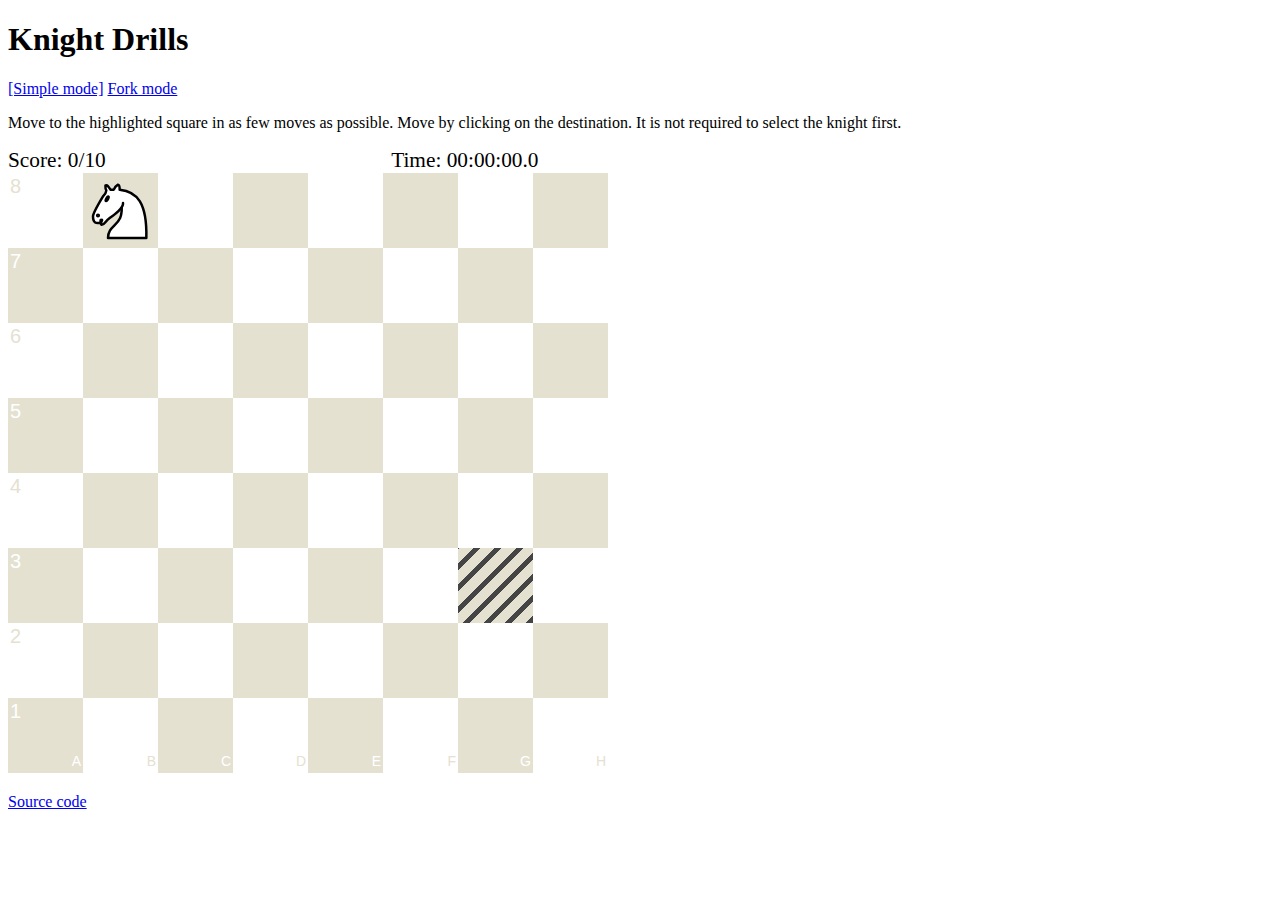
<file: index.html>
<!doctype html>
<html lang="en">
  <head>
    <meta charset="utf-8">
    <title>Knight Drills - Simple Mode</title>
    <link rel="icon" href="img/knight.svg">
    <link rel="stylesheet" href="css/chessboard.min.css" />
    <link rel="stylesheet" href="css/knight_moves.css">
  </head>
  <body>
    <h1>Knight Drills</h1>

    <a href="index.html">[Simple mode]</a>
    <a href="fork_mode.html">Fork mode</a>

    <p>Move to the highlighted square in as few moves as possible. Move by clicking on the destination. It is not required to select the knight first.</p>
    <div id="stats">
      <label>Score:</label>
      <span id="score">0</span>/<span id="max_rounds"></span>
      <label style="margin-left: 280px;">Time:</label>
      <span id="stopwatch">00:00:00.0</span>
    </div>
    <div id="board"></div>
    <script src="https://code.jquery.com/jquery-2.2.4.min.js" crossorigin="anonymous"></script>
    <script src="js/chessboard.js"></script>
    <script src="js/knight_moves.js"></script>
    <script src="js/timer.js"></script>
    <script>
      timer = new Stopwatch("stopwatch")
      game = new Game()
      play(game, timer)
    </script>

    <footer>
      <a href="https://github.com/senft/knight-drills">Source code</a>
    </footer>
  </body>
</html>
</file>
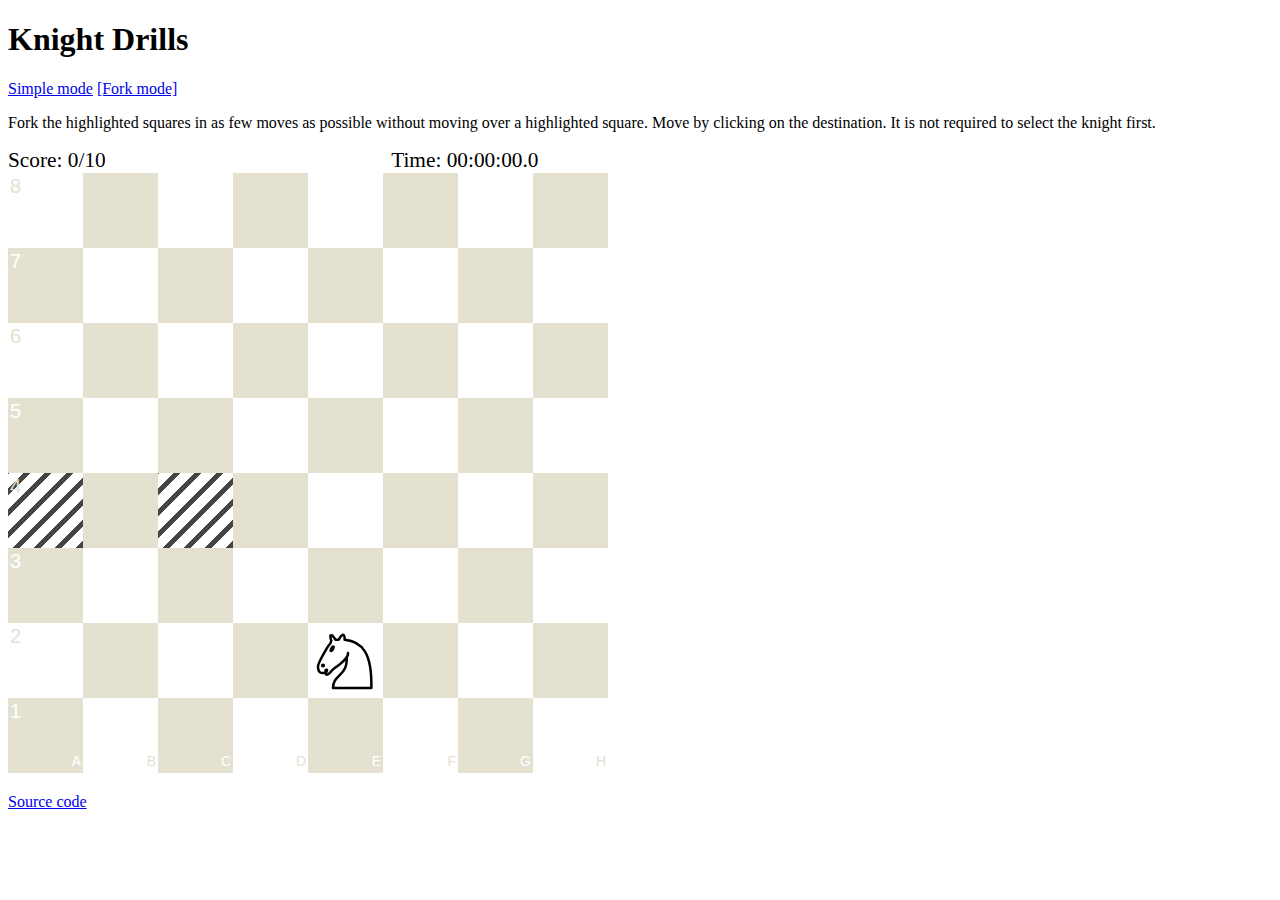
<file: fork_mode.html>
<!doctype html>
<html lang="en">
  <head>
    <meta charset="utf-8">
    <title>Knight Drills - Fork Mode</title>
    <link rel="icon" href="img/knight.svg">
    <link rel="stylesheet" href="css/chessboard.min.css" />
    <link rel="stylesheet" href="css/knight_moves.css">
  </head>
  <body>
    <h1>Knight Drills</h1>

    <a href="index.html">Simple mode</a>
    <a href="fork_mode.html">[Fork mode]</a>

    <p>Fork the highlighted squares in as few moves as possible without moving over a highlighted square. Move by clicking on the destination. It is not required to select the knight first.</p>
    <div id="stats">
      <label>Score:</label>
      <span id="score">0</span>/<span id="max_rounds"></span>
      <label style="margin-left: 280px;">Time:</label>
      <span id="stopwatch">00:00:00.0</span>
    </div>
    <div id="board"></div>
    <script src="https://code.jquery.com/jquery-2.2.4.min.js" crossorigin="anonymous"></script>
    <script src="js/chessboard.js"></script>
    <script src="js/knight_moves.js"></script>
    <script src="js/timer.js"></script>
    <script>
      timer = new Stopwatch("stopwatch")
      game = new ForkMode()
      play(game, timer)
    </script>

    <footer>
      <a href="https://github.com/senft/knight-drills">Source code</a>
    </footer>
  </body>
</html>
</file>
<file: css/knight_moves.css>
.highlight_white {
  background: repeating-linear-gradient(-45deg, #454545, #454545 5px, #ffffff 5px, #ffffff 15px);
}

.highlight_black {
  background: repeating-linear-gradient(-45deg, #454545, #454545 5px, #e5e1d1 5px, #e5e1d1 15px);
}

#board {
  width: 600px;
  float: left;
}

#stats {
  font-size: 16pt;
}

footer {
  padding-top: 20px;
  display: block;
  clear: both;
}

/* Overwrite chessboardjs style */

#board div.chess_board div.chess_player_white.chess_piece_knight:after {
  content: '';
}

#board div.chess_board div.chess_player_white.chess_piece_knight {
  background-image: url('../img/knight.svg');
}
</file>
<file: css/chessboard.min.css>
div.chess_board div.chess_square_light{background-color:#fff}div.chess_board div.chess_square_dark{background-color:#e5e1d1}div.chess_board div.chess_square_light.chess_square_selected{background-color:#eee}div.chess_board div.chess_square_dark.chess_square_selected{background-color:#c5c1a1}div.chess_board div.chess_player_white{color:#285e8e}div.chess_board div.chess_player_black{color:#BD4932}div.chess_board div.chess_square_selected div.chess_player_white{color:#487eae}div.chess_board div.chess_square_selected div.chess_player_black{color:#dd6952}div.chess_board div.chess_square_light.chess_square_valid_move{-webkit-box-shadow:inset 0 0 3px 3px #CDE855;-moz-box-shadow:inset 0 0 3px 3px #CDE855;box-shadow:inset 0 0 3px 3px #CDE855}div.chess_board div.chess_square_dark.chess_square_valid_move{-webkit-box-shadow:inset 0 0 3px 3px #A7C520;-moz-box-shadow:inset 0 0 3px 3px #A7C520;box-shadow:inset 0 0 3px 3px #A7C520}div.chess_board div.chess_square{-webkit-font-smoothing:antialiased;cursor:pointer}div.chess_board div.chess_piece_none{cursor:auto}div.chess_board div.chess_square_light>div.chess_label{color:#e5e1d1}div.chess_board div.chess_square_dark>div.chess_label{color:#fff}div.chess_board div.chess_label{font-family:"Helvetica Neue",Helvetica,Helvetica,Arial,sans-serif;font-weight:400;font-style:normal;font-variant:small-caps}div.chess_board div.chess_player_black.chess_piece_pawn:after{content:'\265F'}div.chess_board div.chess_player_black.chess_piece_rook:after{content:'\265C'}div.chess_board div.chess_player_black.chess_piece_knight:after{content:'\265E'}div.chess_board div.chess_player_black.chess_piece_bishop:after{content:'\265D'}div.chess_board div.chess_player_black.chess_piece_queen:after{content:'\265B'}div.chess_board div.chess_player_black.chess_piece_king:after{content:'\265A'}div.chess_board div.chess_player_white.chess_piece_pawn:after{content:'\2659'}div.chess_board div.chess_player_white.chess_piece_rook:after{content:'\2656'}div.chess_board div.chess_player_white.chess_piece_knight:after{content:'\2658'}div.chess_board div.chess_player_white.chess_piece_bishop:after{content:'\2657'}div.chess_board div.chess_player_white.chess_piece_queen:after{content:'\2655'}div.chess_board div.chess_player_white.chess_piece_king:after{content:'\2654'}div.chess_board,div.chess_board div.chess_square,div.chess_board div.chess_square>div{-moz-box-sizing:border-box;-webkit-box-sizing:border-box;box-sizing:border-box;-webkit-user-select:none;-khtml-user-select:none;-moz-user-select:none;-ms-user-select:none;user-select:none}div.chess_board div.chess_square{position:relative;float:left;width:12.5%;z-index:0}div.chess_board div.chess_square_last_column{float:none;overflow:hidden;width:auto!important}div.chess_board div.chess_piece{text-align:center;line-height:100%;background-repeat:no-repeat;background-position:center;background-size:cover;height:100%}div.chess_board div.chess_piece:after{position:absolute;top:0;left:0;width:100%}div.chess_board div.chess_label{z-index:0;position:absolute}div.chess_board div.chess_label_column_reversed,div.chess_board div.chess_label_row{top:2px;left:2px}div.chess_board div.chess_label_column,div.chess_board div.chess_label_row_reversed{bottom:2px;right:2px}div.chess_board div.chess_label_hidden{visibility:hidden}
</file>
